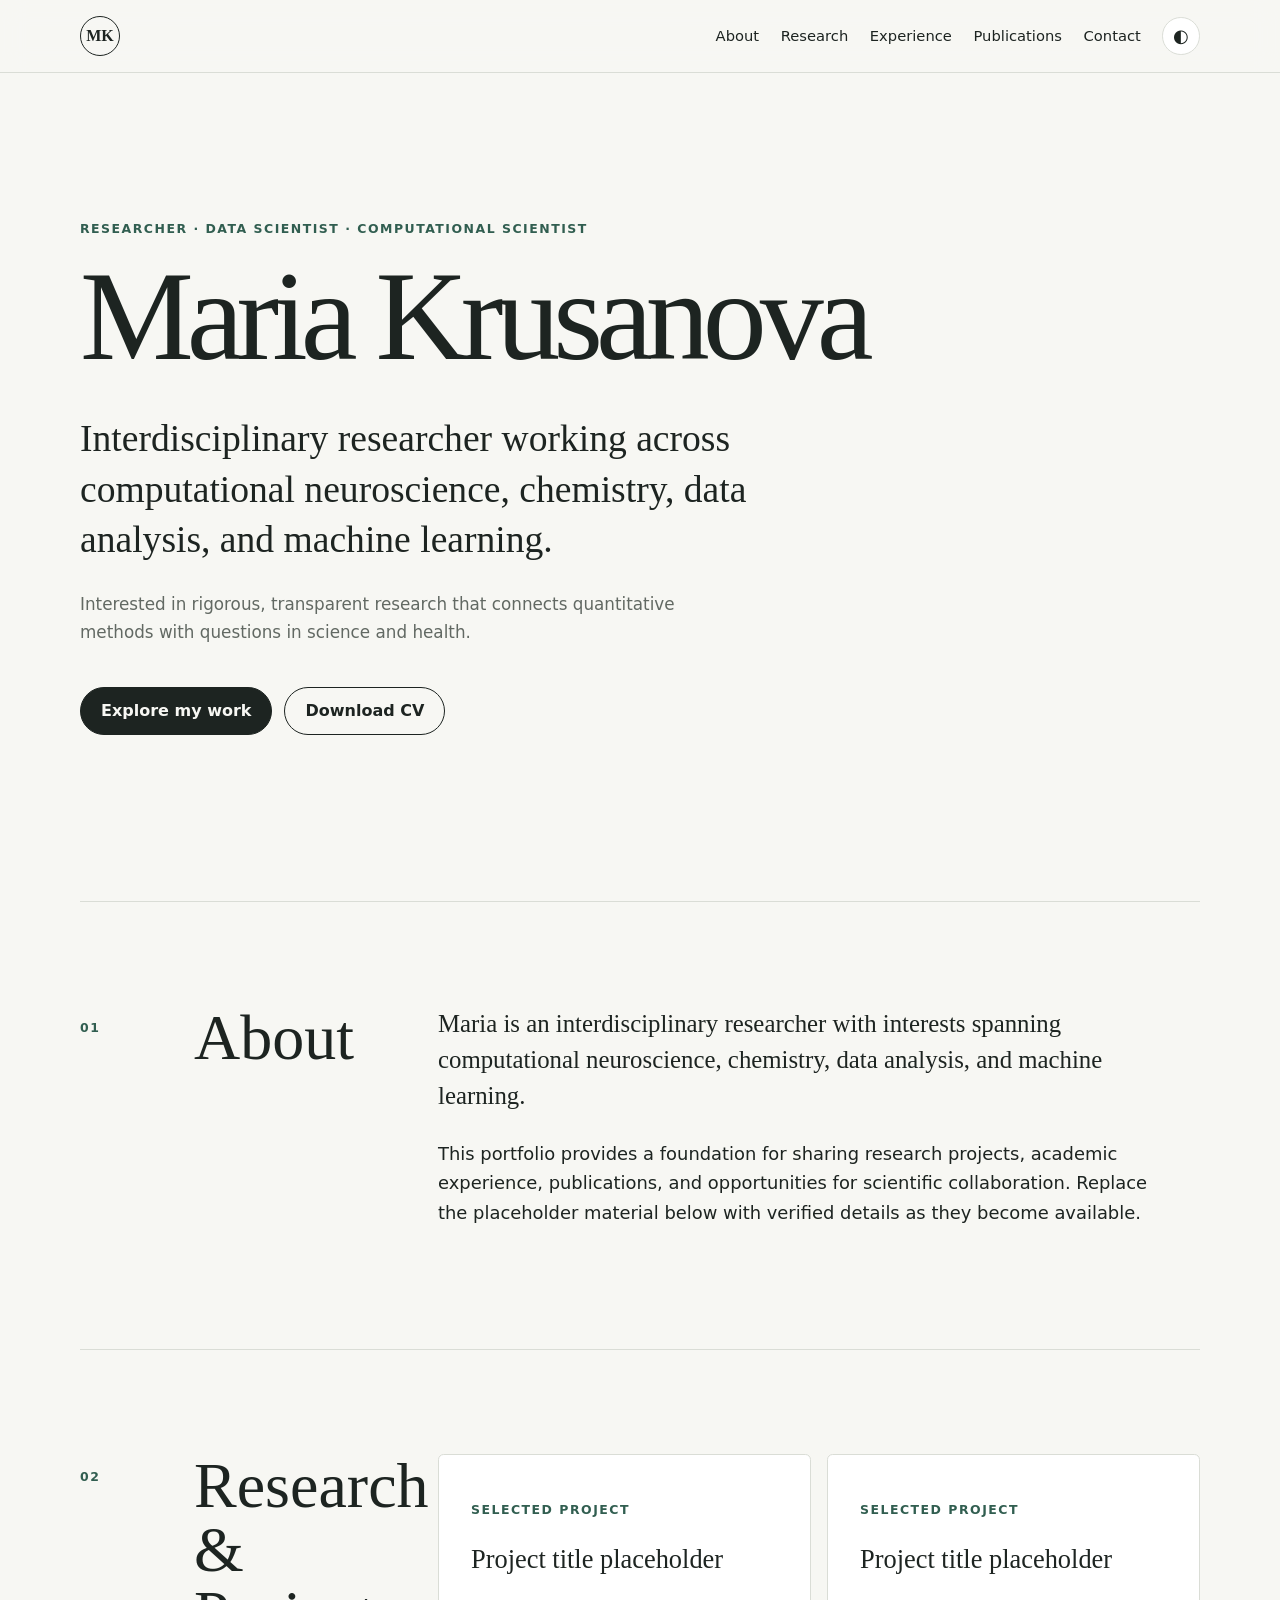
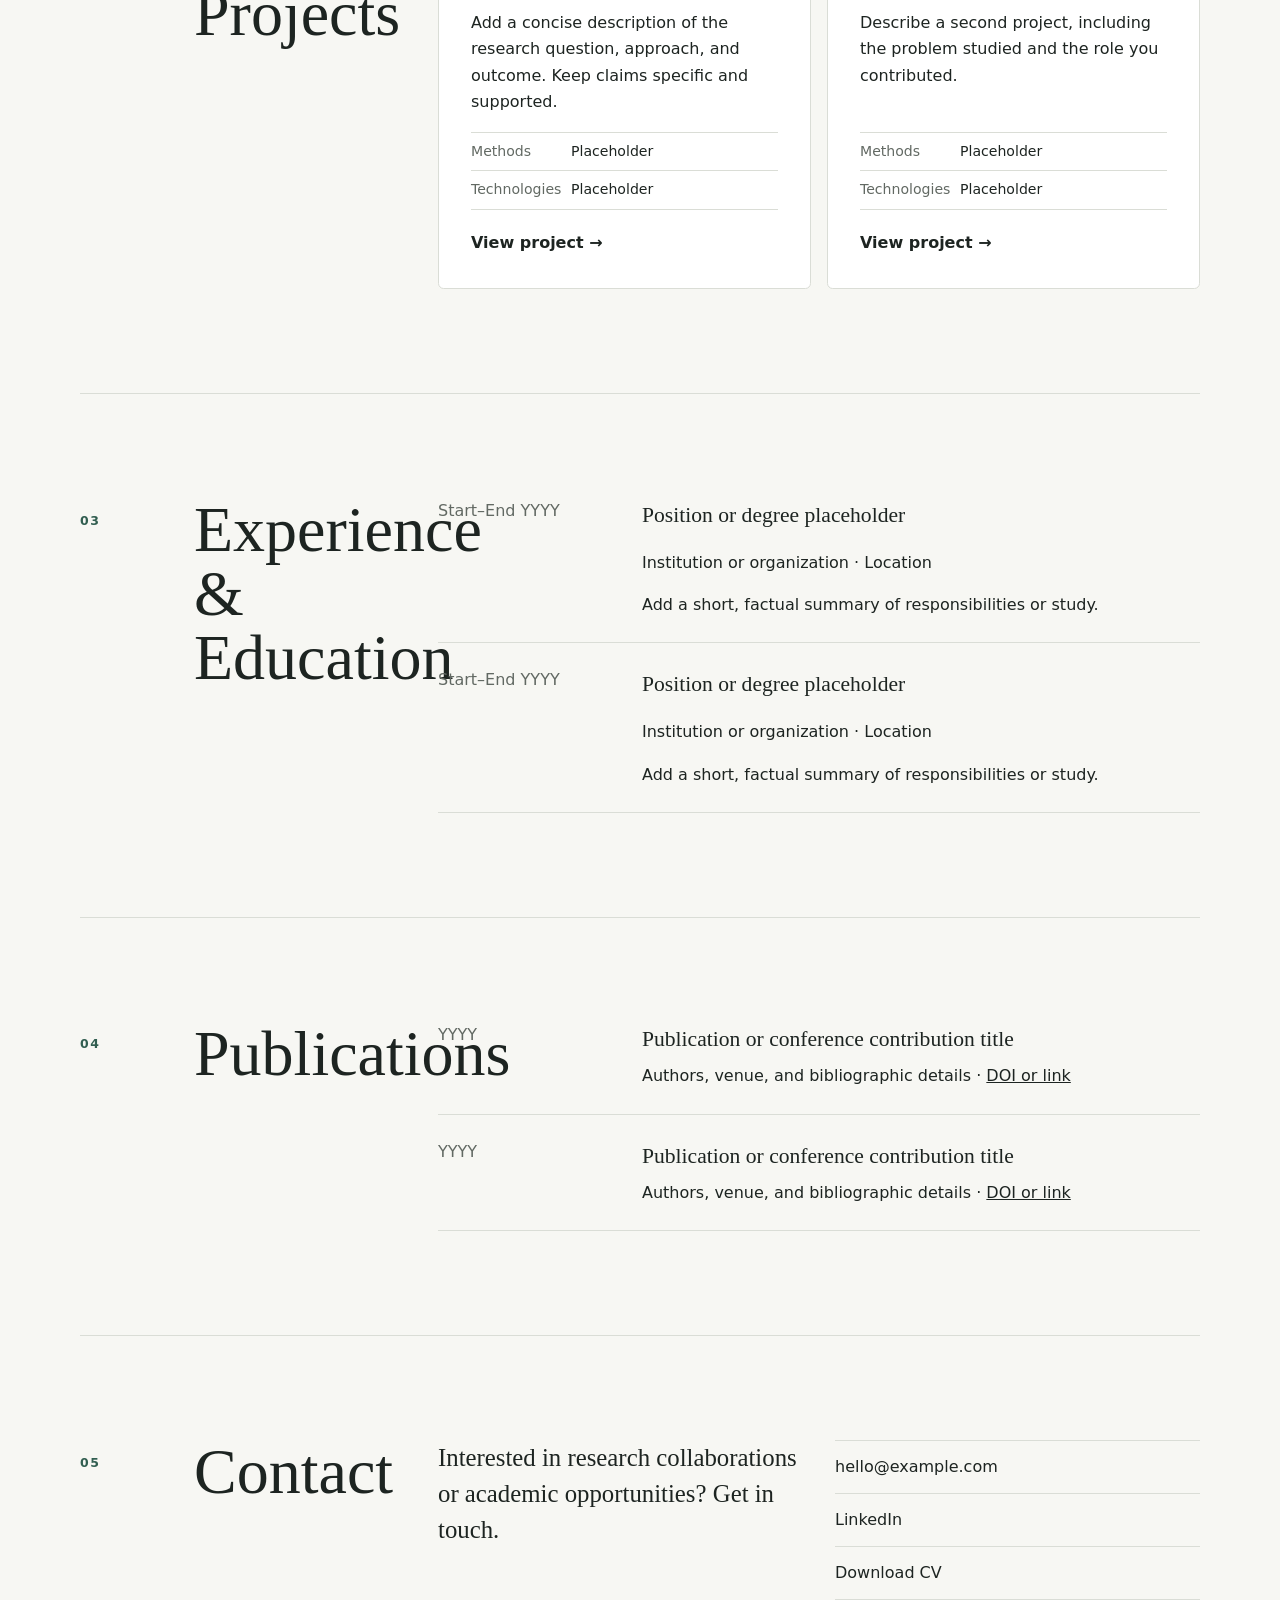
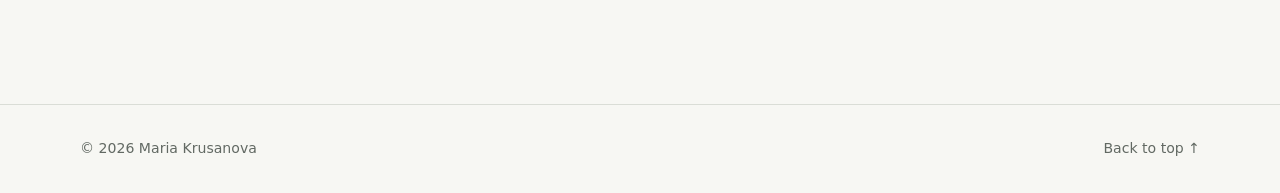
<file: index.html>
<!doctype html>
<html lang="en">
<head>
  <meta charset="utf-8">
  <meta name="viewport" content="width=device-width, initial-scale=1">
  <meta name="description" content="Personal academic and research portfolio of Maria Krusanova.">
  <title>Maria Krusanova | Research Portfolio</title>
  <link rel="stylesheet" href="styles.css">
  <script>
    (() => {
      const saved = localStorage.getItem("theme");
      const prefersDark = window.matchMedia("(prefers-color-scheme: dark)").matches;
      document.documentElement.dataset.theme = saved || (prefersDark ? "dark" : "light");
    })();
  </script>
</head>
<body>
  <a class="skip-link" href="#main">Skip to content</a>

  <header class="site-header">
    <nav class="nav container" aria-label="Main navigation">
      <a class="brand" href="#home" aria-label="Maria Krusanova, home">MK</a>
      <button class="nav-toggle" type="button" aria-expanded="false" aria-controls="nav-links">
        <span class="sr-only">Toggle navigation</span>
        <span aria-hidden="true"></span>
      </button>
      <div class="nav-links" id="nav-links">
        <a href="#about">About</a>
        <a href="#research">Research</a>
        <a href="#experience">Experience</a>
        <a href="#publications">Publications</a>
        <a href="#contact">Contact</a>
        <button class="theme-toggle" type="button" aria-label="Switch to dark mode">
          <span aria-hidden="true">◐</span>
        </button>
      </div>
    </nav>
  </header>

  <main id="main">
    <section class="hero container" id="home" aria-labelledby="hero-title">
      <p class="eyebrow">Researcher · Data scientist · Computational scientist</p>
      <h1 id="hero-title">Maria Krusanova</h1>
      <p class="hero-lede">
        Interdisciplinary researcher working across computational neuroscience,
        chemistry, data analysis, and machine learning.
      </p>
      <p class="hero-note">
        Interested in rigorous, transparent research that connects quantitative
        methods with questions in science and health.
      </p>
      <div class="hero-actions">
        <a class="button primary" href="#research">Explore my work</a>
        <a class="button" href="cv.html" download>Download CV</a>
      </div>
    </section>

    <section class="section container" id="about" aria-labelledby="about-title">
      <p class="section-number">01</p>
      <div class="section-heading">
        <h2 id="about-title">About</h2>
      </div>
      <div class="prose">
        <p>
          Maria is an interdisciplinary researcher with interests spanning
          computational neuroscience, chemistry, data analysis, and machine learning.
        </p>
        <p>
          This portfolio provides a foundation for sharing research projects,
          academic experience, publications, and opportunities for scientific
          collaboration. Replace the placeholder material below with verified
          details as they become available.
        </p>
      </div>
    </section>

    <section class="section container" id="research" aria-labelledby="research-title">
      <p class="section-number">02</p>
      <div class="section-heading">
        <h2 id="research-title">Research &amp; Projects</h2>
      </div>
      <div class="card-grid">
        <article class="card">
          <p class="card-label">Selected project</p>
          <h3>Project title placeholder</h3>
          <p>
            Add a concise description of the research question, approach, and
            outcome. Keep claims specific and supported.
          </p>
          <dl class="details">
            <div><dt>Methods</dt><dd>Placeholder</dd></div>
            <div><dt>Technologies</dt><dd>Placeholder</dd></div>
          </dl>
          <a class="text-link" href="#" aria-label="Project placeholder: add project link">View project <span aria-hidden="true">→</span></a>
        </article>
        <article class="card">
          <p class="card-label">Selected project</p>
          <h3>Project title placeholder</h3>
          <p>
            Describe a second project, including the problem studied and the
            role you contributed.
          </p>
          <dl class="details">
            <div><dt>Methods</dt><dd>Placeholder</dd></div>
            <div><dt>Technologies</dt><dd>Placeholder</dd></div>
          </dl>
          <a class="text-link" href="#" aria-label="Second project placeholder: add project link">View project <span aria-hidden="true">→</span></a>
        </article>
      </div>
    </section>

    <section class="section container" id="experience" aria-labelledby="experience-title">
      <p class="section-number">03</p>
      <div class="section-heading">
        <h2 id="experience-title">Experience &amp; Education</h2>
      </div>
      <div class="timeline">
        <article class="timeline-item">
          <p class="timeline-date">Start–End YYYY</p>
          <div>
            <h3>Position or degree placeholder</h3>
            <p>Institution or organization · Location</p>
            <p>Add a short, factual summary of responsibilities or study.</p>
          </div>
        </article>
        <article class="timeline-item">
          <p class="timeline-date">Start–End YYYY</p>
          <div>
            <h3>Position or degree placeholder</h3>
            <p>Institution or organization · Location</p>
            <p>Add a short, factual summary of responsibilities or study.</p>
          </div>
        </article>
      </div>
    </section>

    <section class="section container" id="publications" aria-labelledby="publications-title">
      <p class="section-number">04</p>
      <div class="section-heading">
        <h2 id="publications-title">Publications</h2>
      </div>
      <ul class="publication-list">
        <li>
          <span class="publication-year">YYYY</span>
          <div>
            <h3>Publication or conference contribution title</h3>
            <p>Authors, venue, and bibliographic details · <a href="#">DOI or link</a></p>
          </div>
        </li>
        <li>
          <span class="publication-year">YYYY</span>
          <div>
            <h3>Publication or conference contribution title</h3>
            <p>Authors, venue, and bibliographic details · <a href="#">DOI or link</a></p>
          </div>
        </li>
      </ul>
    </section>

    <section class="section contact-section container" id="contact" aria-labelledby="contact-title">
      <p class="section-number">05</p>
      <div class="section-heading">
        <h2 id="contact-title">Contact</h2>
      </div>
      <div class="contact-layout">
        <p>Interested in research collaborations or academic opportunities? Get in touch.</p>
        <div class="contact-links">
          <a href="mailto:hello@example.com">hello@example.com</a>
          <a href="https://www.linkedin.com/in/your-profile" rel="noopener">LinkedIn</a>
          <a href="cv.html" download>Download CV</a>
        </div>
      </div>
    </section>
  </main>

  <footer class="footer">
    <div class="container">
      <p>© <span id="year"></span> Maria Krusanova</p>
      <a href="#home">Back to top ↑</a>
    </div>
  </footer>

  <script src="script.js"></script>
</body>
</html>
</file>
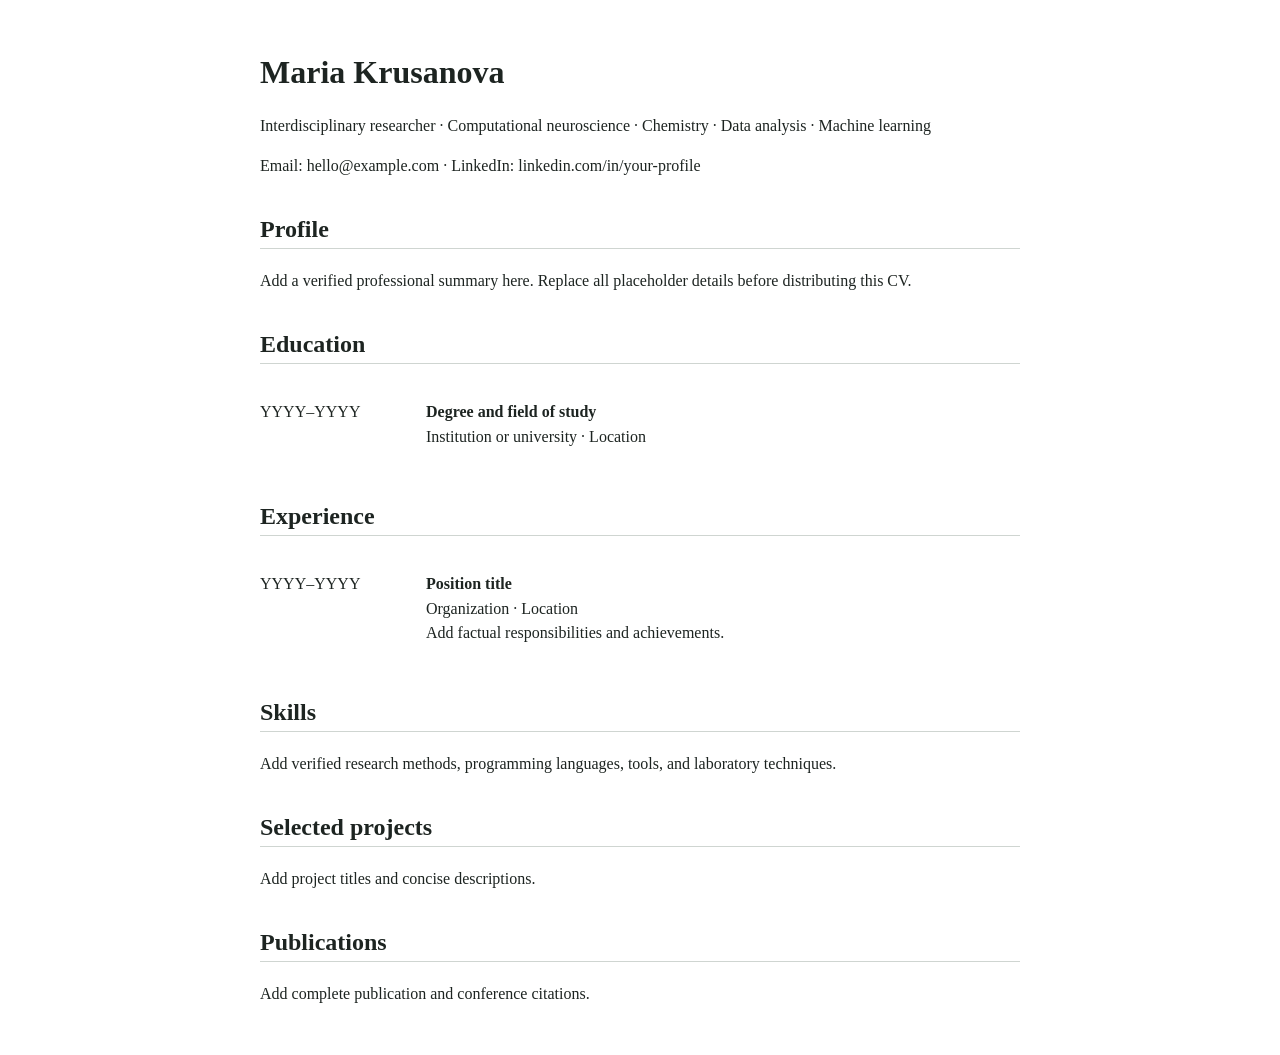
<file: cv.html>
<!doctype html>
<html lang="en">
<head>
  <meta charset="utf-8">
  <meta name="viewport" content="width=device-width, initial-scale=1">
  <title>Maria Krusanova — CV</title>
  <style>
    body { max-width: 760px; margin: 3rem auto; padding: 0 1.5rem; color: #1d2421; font-family: Georgia, serif; line-height: 1.55; }
    h1 { margin-bottom: 0.25rem; }
    h2 { margin-top: 2rem; border-bottom: 1px solid #cfd5d1; }
    .role { display: grid; grid-template-columns: 150px 1fr; gap: 1rem; }
    @media (max-width: 600px) { .role { grid-template-columns: 1fr; } }
  </style>
</head>
<body>
  <main>
    <h1>Maria Krusanova</h1>
    <p>Interdisciplinary researcher · Computational neuroscience · Chemistry · Data analysis · Machine learning</p>
    <p>Email: hello@example.com · LinkedIn: linkedin.com/in/your-profile</p>

    <h2>Profile</h2>
    <p>Add a verified professional summary here. Replace all placeholder details before distributing this CV.</p>

    <h2>Education</h2>
    <div class="role">
      <p>YYYY–YYYY</p>
      <p><strong>Degree and field of study</strong><br>Institution or university · Location</p>
    </div>

    <h2>Experience</h2>
    <div class="role">
      <p>YYYY–YYYY</p>
      <p><strong>Position title</strong><br>Organization · Location<br>Add factual responsibilities and achievements.</p>
    </div>

    <h2>Skills</h2>
    <p>Add verified research methods, programming languages, tools, and laboratory techniques.</p>

    <h2>Selected projects</h2>
    <p>Add project titles and concise descriptions.</p>

    <h2>Publications</h2>
    <p>Add complete publication and conference citations.</p>
  </main>
</body>
</html>
</file>
<file: styles.css>
:root {
  color-scheme: light;
  --bg: #f7f7f3;
  --surface: #ffffff;
  --text: #1d2421;
  --muted: #626963;
  --line: #daddd6;
  --accent: #315e50;
  --accent-soft: #dde8e2;
  --header: rgba(247, 247, 243, 0.92);
}

:root[data-theme="dark"] {
  color-scheme: dark;
  --bg: #171b19;
  --surface: #1f2522;
  --text: #edf1ed;
  --muted: #b1bab3;
  --line: #39423e;
  --accent: #9bc4b2;
  --accent-soft: #263a32;
  --header: rgba(23, 27, 25, 0.92);
}

* { box-sizing: border-box; }

html {
  scroll-behavior: smooth;
  scroll-padding-top: 5rem;
}

body {
  margin: 0;
  background: var(--bg);
  color: var(--text);
  font-family: Inter, ui-sans-serif, system-ui, -apple-system, BlinkMacSystemFont, "Segoe UI", sans-serif;
  line-height: 1.65;
  transition: background-color 180ms ease, color 180ms ease;
}

a { color: inherit; }

.container {
  width: min(1120px, calc(100% - 3rem));
  margin-inline: auto;
}

.sr-only {
  position: absolute;
  width: 1px;
  height: 1px;
  padding: 0;
  margin: -1px;
  overflow: hidden;
  clip: rect(0, 0, 0, 0);
  white-space: nowrap;
  border: 0;
}

.skip-link {
  position: fixed;
  left: 1rem;
  top: -5rem;
  z-index: 100;
  padding: 0.65rem 1rem;
  background: var(--text);
  color: var(--bg);
}

.skip-link:focus { top: 1rem; }

.site-header {
  position: sticky;
  top: 0;
  z-index: 20;
  background: var(--header);
  border-bottom: 1px solid var(--line);
  backdrop-filter: blur(12px);
}

.nav {
  min-height: 4.5rem;
  display: flex;
  align-items: center;
  justify-content: space-between;
}

.brand {
  width: 2.5rem;
  height: 2.5rem;
  display: grid;
  place-items: center;
  border: 1px solid var(--text);
  border-radius: 50%;
  font-family: Georgia, "Times New Roman", serif;
  font-weight: 700;
  text-decoration: none;
}

.nav-links {
  display: flex;
  align-items: center;
  gap: 1.35rem;
}

.nav-links a {
  font-size: 0.92rem;
  text-decoration: none;
}

.nav-links a:hover,
.nav-links a:focus-visible,
.text-link:hover,
.contact-links a:hover { color: var(--accent); }

.theme-toggle,
.nav-toggle {
  border: 1px solid var(--line);
  background: var(--surface);
  color: var(--text);
  cursor: pointer;
}

.theme-toggle {
  width: 2.35rem;
  height: 2.35rem;
  border-radius: 50%;
  font-size: 1.1rem;
}

.nav-toggle { display: none; }

.hero {
  min-height: calc(100vh - 4.5rem);
  display: flex;
  flex-direction: column;
  justify-content: center;
  padding-block: 6rem 8rem;
}

.eyebrow,
.card-label,
.section-number {
  color: var(--accent);
  font-size: 0.78rem;
  font-weight: 700;
  letter-spacing: 0.12em;
  text-transform: uppercase;
}

.hero h1 {
  max-width: 900px;
  margin: 0.25rem 0 1rem;
  font-family: Georgia, "Times New Roman", serif;
  font-size: clamp(4rem, 10vw, 8rem);
  font-weight: 400;
  letter-spacing: -0.055em;
  line-height: 0.95;
}

.hero-lede {
  max-width: 790px;
  margin: 1.25rem 0 0.5rem;
  font-family: Georgia, "Times New Roman", serif;
  font-size: clamp(1.45rem, 3vw, 2.35rem);
  line-height: 1.35;
}

.hero-note {
  max-width: 650px;
  color: var(--muted);
  font-size: 1.05rem;
}

.hero-actions {
  display: flex;
  gap: 0.75rem;
  margin-top: 1.5rem;
}

.button {
  display: inline-flex;
  align-items: center;
  justify-content: center;
  min-height: 3rem;
  padding-inline: 1.25rem;
  border: 1px solid var(--text);
  border-radius: 999px;
  text-decoration: none;
  font-weight: 700;
}

.button.primary {
  background: var(--text);
  color: var(--bg);
}

.section {
  display: grid;
  grid-template-columns: 90px 220px 1fr;
  gap: 1.5rem;
  padding-block: 6.5rem;
  border-top: 1px solid var(--line);
}

.section-heading h2 {
  margin: 0;
  font-family: Georgia, "Times New Roman", serif;
  font-size: clamp(2.25rem, 5vw, 4rem);
  font-weight: 400;
  line-height: 1;
}

.prose {
  max-width: 720px;
  font-size: 1.12rem;
}

.prose p:first-child {
  margin-top: 0;
  font-family: Georgia, "Times New Roman", serif;
  font-size: 1.55rem;
  line-height: 1.45;
}

.card-grid {
  grid-column: 3;
  display: grid;
  grid-template-columns: repeat(2, minmax(0, 1fr));
  gap: 1rem;
}

.card {
  min-height: 360px;
  display: flex;
  flex-direction: column;
  padding: 2rem;
  background: var(--surface);
  border: 1px solid var(--line);
  border-radius: 0.35rem;
}

.card h3 {
  margin: 0.3rem 0 0.8rem;
  font-family: Georgia, "Times New Roman", serif;
  font-size: 1.65rem;
  font-weight: 400;
}

.details {
  margin: auto 0 1.25rem;
  border-top: 1px solid var(--line);
}

.details div {
  display: grid;
  grid-template-columns: 100px 1fr;
  padding-block: 0.45rem;
  border-bottom: 1px solid var(--line);
  font-size: 0.88rem;
}

.details dt { color: var(--muted); }
.details dd { margin: 0; }

.text-link {
  align-self: flex-start;
  text-decoration: none;
  font-weight: 700;
}

.timeline,
.publication-list { grid-column: 3; }

.timeline-item {
  display: grid;
  grid-template-columns: 180px 1fr;
  gap: 1.5rem;
  padding-block: 1.5rem;
  border-bottom: 1px solid var(--line);
}

.timeline-item:first-child { padding-top: 0; }
.timeline-date { color: var(--muted); margin: 0; }
.timeline-item h3,
.publication-list h3 {
  margin: 0 0 0.25rem;
  font-family: Georgia, "Times New Roman", serif;
  font-size: 1.35rem;
  font-weight: 400;
}
.timeline-item p:last-child { margin-bottom: 0; }

.publication-list {
  list-style: none;
  margin: 0;
  padding: 0;
}

.publication-list li {
  display: grid;
  grid-template-columns: 180px 1fr;
  gap: 1.5rem;
  padding-block: 1.5rem;
  border-bottom: 1px solid var(--line);
}
.publication-list li:first-child { padding-top: 0; }
.publication-year { color: var(--muted); }
.publication-list p { margin: 0.35rem 0 0; }

.contact-layout {
  grid-column: 3;
  display: grid;
  grid-template-columns: 1fr 1fr;
  gap: 2rem;
  align-items: start;
}

.contact-layout > p {
  max-width: 480px;
  margin: 0;
  font-family: Georgia, "Times New Roman", serif;
  font-size: 1.55rem;
  line-height: 1.45;
}

.contact-links {
  display: flex;
  flex-direction: column;
  border-top: 1px solid var(--line);
}

.contact-links a {
  padding-block: 0.8rem;
  border-bottom: 1px solid var(--line);
  text-decoration: none;
}

.footer {
  border-top: 1px solid var(--line);
  color: var(--muted);
  font-size: 0.88rem;
}

.footer .container {
  min-height: 5.5rem;
  display: flex;
  align-items: center;
  justify-content: space-between;
}

.footer a { text-decoration: none; }

:focus-visible {
  outline: 3px solid var(--accent);
  outline-offset: 3px;
}

@media (max-width: 900px) {
  .section {
    grid-template-columns: 70px 1fr;
  }
  .section-heading { grid-column: 2; }
  .prose,
  .card-grid,
  .timeline,
  .publication-list,
  .contact-layout { grid-column: 2; }
  .card-grid { grid-column: 2; }
}

@media (max-width: 700px) {
  .container { width: min(100% - 2rem, 1120px); }
  .nav { min-height: 4.25rem; }
  .nav-toggle {
    display: block;
    width: 2.5rem;
    height: 2.5rem;
    border-radius: 50%;
  }
  .nav-toggle span:last-child,
  .nav-toggle span:last-child::before,
  .nav-toggle span:last-child::after {
    display: block;
    width: 1rem;
    height: 2px;
    margin: auto;
    background: var(--text);
  }
  .nav-toggle span:last-child::before,
  .nav-toggle span:last-child::after {
    content: "";
  }
  .nav-toggle span:last-child::before { transform: translateY(-5px); }
  .nav-toggle span:last-child::after { transform: translateY(3px); }
  .nav-links {
    position: absolute;
    left: 1rem;
    right: 1rem;
    top: calc(100% + 0.5rem);
    display: none;
    align-items: stretch;
    flex-direction: column;
    gap: 0;
    padding: 0.5rem 1rem 1rem;
    background: var(--surface);
    border: 1px solid var(--line);
  }
  .nav-links.open { display: flex; }
  .nav-links a { padding-block: 0.65rem; }
  .theme-toggle { margin-top: 0.5rem; }
  .hero {
    min-height: calc(100vh - 4.25rem);
    padding-block: 4.5rem;
  }
  .hero h1 { font-size: clamp(3.25rem, 18vw, 5.5rem); }
  .hero-actions { flex-direction: column; align-items: flex-start; }
  .section {
    grid-template-columns: 1fr;
    gap: 1.25rem;
    padding-block: 4.5rem;
  }
  .section-number,
  .section-heading,
  .prose,
  .card-grid,
  .timeline,
  .publication-list,
  .contact-layout { grid-column: 1; }
  .card-grid { grid-template-columns: 1fr; }
  .timeline-item,
  .publication-list li {
    grid-template-columns: 1fr;
    gap: 0.35rem;
  }
  .contact-layout { grid-template-columns: 1fr; }
  .footer .container { min-height: 6.5rem; }
}

@media (prefers-reduced-motion: reduce) {
  html { scroll-behavior: auto; }
  * { transition: none !important; }
}
</file>
